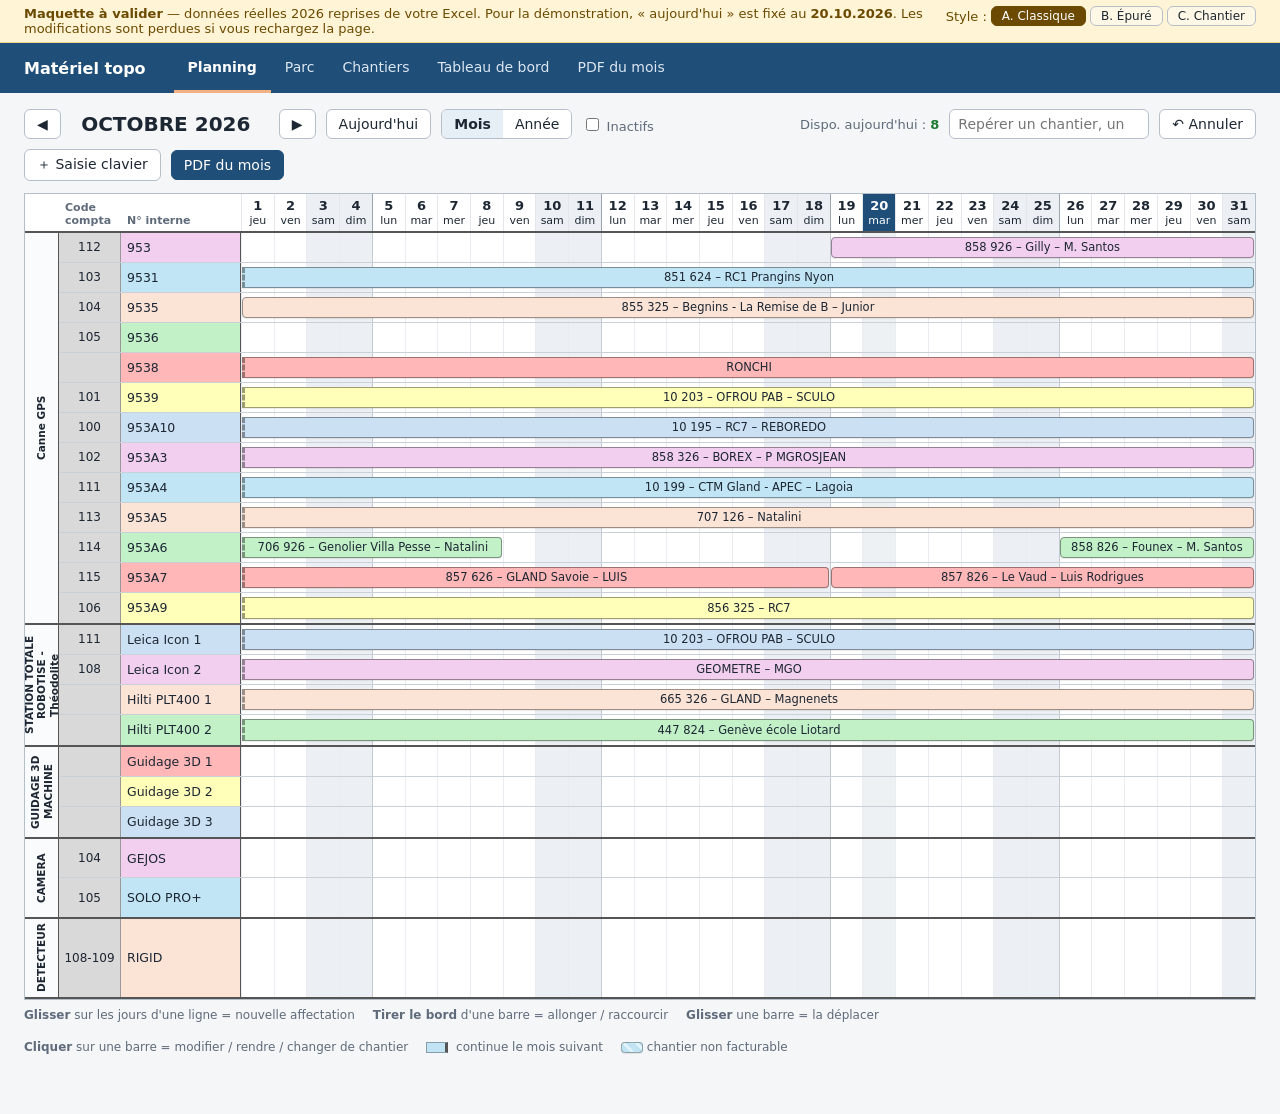
<file: maquette/maquette.html>
<!doctype html>
<html lang="fr">
<head>
<meta charset="utf-8">
<meta name="viewport" content="width=device-width, initial-scale=1">
<title>Maquette planning matériel</title>
<style>
:root{--fond:#f4f6f8;--carte:#fff;--texte:#1d2733;--doux:#5f6b7a;--bord:#d6dce3;--bordf:#b5bfca;--prim:#1f4e79;--primc:#e6eef6;--danger:#b42318;--ok:#1e7b34;--att:#a15c00;
font-family:"Segoe UI",system-ui,-apple-system,Roboto,Arial,sans-serif;font-size:14px;color:var(--texte)}
*{box-sizing:border-box}body{margin:0;background:var(--fond)}
.bandeau{background:#fff4d6;color:#6b4a00;padding:6px 24px;font-size:13px;border-bottom:1px solid #f0d58a}
header{display:flex;align-items:center;gap:28px;background:var(--prim);color:#fff;padding:0 24px;height:50px;position:sticky;top:0;z-index:30}
header b{font-size:16px}header nav{display:flex;height:100%}
header nav a{color:#dbe6f1;text-decoration:none;padding:0 14px;display:flex;align-items:center;border-bottom:3px solid transparent;cursor:pointer}
header nav a:hover{color:#fff;background:rgba(255,255,255,.08)}header nav a.on{color:#fff;border-bottom-color:#f4b183;font-weight:600}
main{padding:16px 24px 60px}
.titre{display:flex;align-items:center;gap:10px;margin-bottom:12px;flex-wrap:wrap}.titre h1{font-size:20px;margin:0 8px 0 0;min-width:190px}.esp{flex:1}
button{font:inherit;cursor:pointer;border-radius:6px;border:1px solid var(--bordf);background:#fff;color:var(--texte);padding:6px 12px;white-space:nowrap}
button:hover{background:#f0f3f6}button.p{background:var(--prim);border-color:var(--prim);color:#fff}button.p:hover{background:#193f63}
button.d{color:var(--danger);border-color:#e7b4ae}button.d:hover{background:#fdecea}
input,select,textarea{font:inherit;color:inherit;border:1px solid var(--bordf);border-radius:6px;padding:6px 8px;background:#fff;width:100%}
textarea{min-height:60px}
.seg{display:inline-flex;border:1px solid var(--bordf);border-radius:6px;overflow:hidden}.seg button{border:none;border-radius:0}.seg button.on{background:var(--primc);font-weight:600}
.aide{color:var(--doux);font-size:13px}
.carte{background:#fff;border:1px solid var(--bord);border-radius:8px;padding:16px}
/* ---------- Planning ---------- */
.planning{background:#fff;border:1px solid var(--bordf);user-select:none}
.pl-tete,.pl-ligne{display:grid}
.pl-tete{position:sticky;top:50px;z-index:10;background:#fff;border-bottom:2px solid #555}
.pl-tete .j{font-size:11px;text-align:center;border-left:1px solid #e3e7ec;padding:4px 0;line-height:1.2}
.pl-tete .j b{display:block;font-size:13px}.pl-tete .j.auj{background:#1f4e79;color:#fff}
.pl-tete .j.lundi{border-left:1px solid #9aa5b1}
.pl-tete .h{font-size:11px;color:var(--doux);display:flex;align-items:flex-end;padding:4px 6px;font-weight:600}
.pl-groupe{display:flex;border-bottom:2px solid #555;min-height:80px}
.pl-cat{width:34px;flex:none;position:relative;border-right:1px solid #555;background:#fafbfc}
.pl-cat span{position:absolute;inset:3px 0;writing-mode:vertical-rl;transform:rotate(180deg);text-align:center;font-weight:700;font-size:10.5px;line-height:1.15;display:flex;align-items:center;justify-content:center;overflow:hidden}
.pl-lignes{flex:1;min-width:0;display:flex;flex-direction:column}
.pl-ligne{position:relative;flex:1;min-height:30px;border-bottom:1px solid #c9d0d8}.pl-ligne:last-child{border-bottom:none}
.pl-ligne .code{background:#d9d9d9;border-right:1px solid #999;display:flex;align-items:center;justify-content:center;font-size:12px}
.pl-ligne .num{border-right:1px solid #555;display:flex;align-items:center;padding:0 6px;font-size:12.5px;cursor:pointer;overflow:hidden;white-space:nowrap}
.pl-ligne .num:hover{text-decoration:underline}
.pl-ligne .c{border-left:1px solid #e9ecf0;cursor:crosshair}.pl-ligne .c.lundi{border-left-color:#c3cad2}
.pl-ligne .c.auj{background:rgba(31,78,121,.08)}.pl-ligne .c.sel{background:rgba(31,78,121,.35)!important}
.barre{grid-row:1;margin:4px 1px;border-radius:4px;border:1px solid rgba(0,0,0,.25);position:relative;cursor:grab;display:flex;align-items:center;justify-content:center;font-size:11.5px;overflow:hidden;white-space:nowrap;cursor:pointer;padding:0 4px;z-index:2;box-shadow:0 1px 1px rgba(0,0,0,.08)}
.barre:hover{filter:brightness(.96);box-shadow:0 1px 4px rgba(0,0,0,.25)}
.barre .pg,.barre .pd{position:absolute;top:0;bottom:0;width:8px;cursor:ew-resize;z-index:3}
.barre .pg{left:0}.barre .pd{right:0}
.barre:hover .pg,.barre:hover .pd{background:rgba(0,0,0,.18)}
.barre.glisse{opacity:.85;box-shadow:0 3px 10px rgba(0,0,0,.35);z-index:5;cursor:grabbing}
.barre.pale{opacity:.18}
.pl-ligne .c.we{background:#eceff3}.pl-tete .j.we{background:#eceff3}
.pl-ligne:hover .c{box-shadow:inset 0 0 0 999px rgba(31,78,121,.045)}
.pl-ligne:hover .num{font-weight:700}
.pl-ligne.trouve .num{outline:2px solid #1f4e79;outline-offset:-2px}
#bulle{position:fixed;pointer-events:none;background:#1d2733;color:#fff;font-size:12px;padding:4px 8px;border-radius:5px;z-index:50;display:none;white-space:nowrap}
.compteur{font-size:13px;color:var(--doux)}.compteur b{color:var(--ok)}
.reperer{width:200px!important}
.barre.suite-g{border-left:3px dashed rgba(0,0,0,.35);border-top-left-radius:0;border-bottom-left-radius:0}
.barre.suite-d{border-right:3px dashed rgba(0,0,0,.35);border-top-right-radius:0;border-bottom-right-radius:0}
.barre.nf{background-image:repeating-linear-gradient(45deg,transparent 0 6px,rgba(255,255,255,.55) 6px 9px)}
.legende{display:flex;gap:18px;margin-top:8px;color:var(--doux);font-size:12px;flex-wrap:wrap}
.legende span i{display:inline-block;width:22px;height:11px;border:1px solid rgba(0,0,0,.3);vertical-align:middle;margin-right:4px;background:#C1E4F5}
/* Année */
.annee{background:#fff;border:1px solid var(--bordf);padding:10px;overflow-x:auto}
.an-ligne{display:flex;align-items:center;height:17px}.an-ligne .n{width:110px;font-size:11.5px;flex:none;overflow:hidden;white-space:nowrap}
.an-piste{position:relative;height:13px;width:1095px;background:#f3f5f7}
.an-piste i{position:absolute;top:0;bottom:0;border-radius:2px;border:1px solid rgba(0,0,0,.2)}
.an-mois{display:flex;margin-left:110px;width:1095px}.an-mois div{font-size:11px;text-align:center;border-left:1px solid #bbb;cursor:pointer;padding:3px 0;color:var(--doux)}
.an-mois div:hover{background:var(--primc);color:var(--texte)}
.an-sep{height:6px}
/* ---------- Fenêtres ---------- */
dialog{border:none;border-radius:10px;padding:0;box-shadow:0 12px 40px rgba(0,0,0,.3);width:min(520px,94vw)}
dialog::backdrop{background:rgba(20,30,40,.35)}
.dlg{padding:18px 20px}.dlg h2{font-size:16px;margin:0 0 4px}.dlg .sous{color:var(--doux);margin-bottom:14px;font-size:13px}
.champ{display:flex;flex-direction:column;gap:4px;margin-bottom:10px}.champ>span{font-size:12px;color:var(--doux);font-weight:600}
.deux{display:grid;grid-template-columns:1fr 1fr;gap:10px}
.actions{display:flex;gap:8px;justify-content:flex-end;margin-top:14px;flex-wrap:wrap}
.liste-ch{border:1px solid var(--bord);border-radius:6px;max-height:210px;overflow:auto;margin-top:4px}
.liste-ch div{padding:6px 10px;cursor:pointer;border-bottom:1px solid #f0f2f4;font-size:13px}.liste-ch div:last-child{border-bottom:none}
.liste-ch div:hover,.liste-ch div.on{background:var(--primc)}.liste-ch .nv{color:var(--prim);font-weight:600}
.liste-ch small{color:var(--doux)}
.rapide{background:#f6f8fa;border:1px solid var(--bord);border-radius:8px;padding:10px 12px;margin:12px 0}
.rapide h3{font-size:12px;margin:0 0 8px;color:var(--doux);text-transform:uppercase;letter-spacing:.03em}
.rapide .l{display:flex;gap:8px;align-items:center;margin-bottom:6px}.rapide .l input{width:120px}.rapide .l select{flex:1}
.choix button{display:block;width:100%;white-space:normal;text-align:left;margin-bottom:8px;padding:10px 12px}.choix button small{display:block;color:var(--doux)}
/* ---------- Tableaux ---------- */
table.t{width:100%;border-collapse:collapse;background:#fff;border:1px solid var(--bord)}
table.t th,table.t td{padding:7px 10px;text-align:left;border-bottom:1px solid #e8ecf0}
table.t th{background:#eef2f6;font-size:12px;color:var(--doux);cursor:pointer;white-space:nowrap}
table.t tbody tr:hover{background:var(--primc);cursor:pointer}
.pas{display:inline-block;width:14px;height:14px;border-radius:3px;border:1px solid rgba(0,0,0,.2);vertical-align:middle}
.badge{display:inline-block;padding:1px 8px;border-radius:10px;font-size:12px;background:#e3f4e7;color:var(--ok)}
.badge.rep{background:#fff1d6;color:var(--att)}.dispo{color:var(--ok);font-weight:600}
.outils{display:flex;gap:8px;margin-bottom:10px;flex-wrap:wrap}.outils input,.outils select{width:auto}
/* Fiche */
.fiche{display:grid;grid-template-columns:2fr 1fr;gap:16px;align-items:start}
.grille{display:grid;grid-template-columns:1fr 1fr;gap:10px 16px}.grille .large{grid-column:1/-1}
.photo{aspect-ratio:4/3;background:#eef2f6;border:1px dashed var(--bordf);border-radius:6px;display:flex;align-items:center;justify-content:center;color:var(--doux);text-align:center;padding:10px}
.palette{display:flex;gap:5px;flex-wrap:wrap}.palette b{width:24px;height:24px;border-radius:4px;border:1px solid rgba(0,0,0,.2);cursor:pointer}.palette b.on{outline:2px solid #000;outline-offset:1px}
/* Tableau de bord */
.tuiles{display:grid;grid-template-columns:repeat(5,1fr);gap:12px;margin-bottom:16px}
.tuile{background:#fff;border:1px solid var(--bord);border-radius:8px;padding:14px 16px}.tuile .v{font-size:28px;font-weight:700}.tuile .l{color:var(--doux);font-size:13px}
/* ---------- Aperçu PDF ---------- */
.feuille-zone{background:#7d8792;padding:20px;display:flex;justify-content:center;overflow:auto}
.feuille{width:1123px;height:794px;background:#fff;padding:28px 30px;box-shadow:0 4px 20px rgba(0,0,0,.4);font-family:Calibri,Arial,sans-serif;display:flex;flex-direction:column}
.pdf{border:1.5px solid #000;flex:1;display:flex;flex-direction:column;min-height:0}
.pdf .r{display:grid;border-bottom:.75px solid #444}
.pdf .tt{border-bottom:1.5px solid #000}
.pdf .mois{grid-column:4/-1;text-align:center;font-weight:700;font-size:11px;border-left:1.5px solid #000;border-bottom:.75px solid #000;padding:2px}
.pdf .dt{writing-mode:vertical-rl;transform:rotate(180deg);font-size:7px;text-align:right;border-left:.5px solid #888;padding:3px 0;display:flex;align-items:center;justify-content:flex-end;height:62px}
.pdf .jr{writing-mode:vertical-rl;transform:rotate(180deg);font-size:7px;border-left:.5px solid #888;padding:2px 0;display:flex;align-items:center;justify-content:flex-start;height:30px}
.pdf .hcode{writing-mode:vertical-rl;transform:rotate(180deg);font-size:8.5px;text-align:center;background:#d9d9d9;border-left:.75px solid #444;border-right:.75px solid #444;display:flex;align-items:center;justify-content:center}
.pdf .g{display:flex;border-bottom:1.5px solid #000;flex:1;min-height:0}.pdf .g:last-child{border-bottom:none}
.pdf .cat{writing-mode:vertical-rl;transform:rotate(180deg);font-weight:700;font-size:8.5px;text-align:center;display:flex;align-items:center;justify-content:center;flex:none;border-left:1.5px solid #000}
.pdf .ls{flex:1;display:flex;flex-direction:column;min-width:0}
.pdf .l{display:grid;flex:1;border-bottom:.75px solid #444;min-height:0;position:relative}.pdf .l:last-child{border-bottom:none}
.pdf .l .co{background:#d9d9d9;font-size:9px;display:flex;align-items:center;justify-content:center;border-left:.75px solid #444;border-right:.75px solid #444}
.pdf .l .nu{font-size:9px;display:flex;align-items:center;padding-left:3px;border-right:1.5px solid #000;white-space:nowrap;overflow:hidden}
.pdf .l .cj{border-left:.5px solid #999;grid-row:1}
.pdf .l .bp{grid-row:1;border:.75px solid #333;font-size:7.5px;display:flex;align-items:center;justify-content:center;white-space:nowrap;overflow:hidden;margin:1.5px 0;z-index:1}

/* =================== Sélecteur de style =================== */
.styles{float:right;display:inline-flex;gap:4px;align-items:center}
.styles button{padding:2px 10px;font-size:12px;background:#fff8e6}.styles button.on{background:#6b4a00;color:#fff;border-color:#6b4a00}

/* =================== B. ÉPURÉ =================== */
body.da-epure{--fond:#f7f8fa;--prim:#2563eb;--primc:#eaf1fe;--bord:#e6e9ee;--bordf:#d3d8df;--texte:#111827;--doux:#6b7280;font-family:"Segoe UI Variable","Segoe UI",Inter,system-ui,sans-serif}
.da-epure header{background:#fff;color:var(--texte);border-bottom:1px solid var(--bord);box-shadow:0 1px 2px rgba(0,0,0,.03)}
.da-epure header b::before{content:"";display:inline-block;width:10px;height:10px;border-radius:3px;background:var(--prim);margin-right:8px}
.da-epure header nav a{color:var(--doux)}.da-epure header nav a:hover{color:var(--texte);background:#f3f4f6}
.da-epure header nav a.on{color:var(--prim);border-bottom-color:var(--prim)}
.da-epure button{border-color:var(--bordf);border-radius:8px}.da-epure button.p{background:var(--prim);border-color:var(--prim)}.da-epure button.p:hover{background:#1d4ed8}
.da-epure input,.da-epure select,.da-epure textarea{border-radius:8px}
.da-epure .titre h1{font-weight:650;letter-spacing:-.01em}
.da-epure .planning{border:none;border-radius:12px;box-shadow:0 1px 3px rgba(16,24,40,.08),0 1px 2px rgba(16,24,40,.04);overflow:clip}
.da-epure .pl-tete{border-bottom:1px solid var(--bord)}
.da-epure .pl-tete .j{border-left-color:transparent;color:var(--doux);font-size:10.5px;text-transform:uppercase;letter-spacing:.03em}
.da-epure .pl-tete .j b{color:var(--texte);font-size:13px;font-weight:600;width:24px;height:24px;line-height:24px;margin:0 auto 2px;border-radius:50%}
.da-epure .pl-tete .j.auj{background:none;color:#e11d48}.da-epure .pl-tete .j.auj b{background:#e11d48;color:#fff}
.da-epure .pl-tete .j.we,.da-epure .pl-ligne .c.we{background:#f7f8fa}
.da-epure .pl-groupe{border-bottom:1px solid var(--bord)}
.da-epure .pl-cat{border-right:none;background:#fff}.da-epure .pl-cat span{color:var(--doux);font-weight:600;font-size:10px;letter-spacing:.06em;text-transform:uppercase}
.da-epure .pl-ligne{border-bottom:1px solid #f1f3f6;min-height:32px}
.da-epure .pl-ligne .code{background:#f9fafb;border-right:1px solid #f1f3f6;color:var(--doux)}
.da-epure .pl-ligne .num{background:#fff!important;border-right:1px solid var(--bord);font-weight:600;padding-left:14px;position:relative}
.da-epure .pl-ligne .num::before{content:"";position:absolute;left:5px;top:7px;bottom:7px;width:4px;border-radius:2px;background:var(--c)}
.da-epure .pl-ligne .c{border-left-color:#f3f4f6}.da-epure .pl-ligne .c.lundi{border-left-color:#e5e7eb}
.da-epure .pl-ligne .c.auj{background:none;box-shadow:inset 2px 0 0 #e11d48}
.da-epure .barre{border-width:0 0 0 4px;border-style:solid;border-radius:6px;margin:5px 2px;justify-content:flex-start;padding-left:8px;font-weight:500;box-shadow:none}
.da-epure .barre:hover{box-shadow:0 2px 6px rgba(16,24,40,.15)}
.da-epure .barre.suite-g{border-left-style:solid;border-radius:0 6px 6px 0}.da-epure .barre.suite-d{border-right:none;border-radius:6px 0 0 6px;-webkit-mask:linear-gradient(90deg,#000 calc(100% - 18px),transparent);mask:linear-gradient(90deg,#000 calc(100% - 18px),rgba(0,0,0,.25))}
.da-epure table.t{border:none;border-radius:12px;overflow:hidden;box-shadow:0 1px 3px rgba(16,24,40,.08)}
.da-epure table.t th{background:#f9fafb;text-transform:uppercase;font-size:11px;letter-spacing:.04em}
.da-epure .carte,.da-epure .tuile{border:none;border-radius:12px;box-shadow:0 1px 3px rgba(16,24,40,.08)}

/* =================== C. CHANTIER =================== */
body.da-chantier{--fond:#eceef1;--prim:#f2a20c;--primc:#fff3dc;--texte:#16191d;--doux:#5b636e;--bordf:#aeb5be}
.da-chantier header{position:fixed;left:0;top:0;bottom:0;width:190px;height:auto;flex-direction:column;align-items:stretch;gap:0;padding:0;background:#1c1f24}
.da-chantier header b{padding:20px 18px;font-size:17px;border-bottom:1px solid #2e333b;color:#fff}
.da-chantier header b::after{content:"Parc topo · Planning";display:block;font-size:11px;font-weight:400;color:#8a929c;margin-top:2px}
.da-chantier header nav{flex-direction:column;height:auto;padding:10px 0}
.da-chantier header nav a{padding:12px 18px;border-bottom:none;border-left:4px solid transparent;color:#b9c0c8}
.da-chantier header nav a.on{border-left-color:var(--prim);background:#272b31;color:#fff}
.da-chantier main,.da-chantier .bandeau{margin-left:190px}
.da-chantier .pl-tete{top:0;background:#2b2f36;border-bottom:3px solid var(--prim)}
.da-chantier .pl-tete .h{color:#aab2bc}.da-chantier .pl-tete .j{color:#c8ced5;border-left-color:#3a3f47}.da-chantier .pl-tete .j b{color:#fff}
.da-chantier .pl-tete .j.we{background:#23262c}.da-chantier .pl-tete .j.auj{background:var(--prim);color:#1c1f24}.da-chantier .pl-tete .j.auj b{color:#1c1f24}
.da-chantier .planning{border:none;box-shadow:0 2px 6px rgba(0,0,0,.12)}
.da-chantier .pl-groupe{border-bottom:3px solid #1c1f24}
.da-chantier .pl-cat{background:#2b2f36;border-right:none}.da-chantier .pl-cat span{color:#fff;letter-spacing:.05em}
.da-chantier .pl-ligne{min-height:27px;border-bottom-color:#d5dae0}
.da-chantier .pl-ligne .code{background:#cfd4da;font-weight:600}
.da-chantier .pl-ligne .num{font-weight:700;border-right:2px solid #1c1f24}
.da-chantier .pl-ligne .c.we{background:#e3e6ea}.da-chantier .pl-ligne .c.auj{background:rgba(242,162,12,.18)}
.da-chantier .barre{margin:3px 1px;border-radius:2px;font-weight:600;filter:saturate(1.9) brightness(.97);border-width:1px 1px 1px 1px}
.da-chantier .barre:hover{filter:saturate(2.1) brightness(.92)}
.da-chantier button{border-radius:4px}.da-chantier button.p{background:var(--prim);border-color:#d68d00;color:#1c1f24;font-weight:600}.da-chantier button.p:hover{background:#e09400}
.da-chantier .seg button.on{background:#1c1f24;color:#fff}
.da-chantier .titre h1{text-transform:uppercase;letter-spacing:.02em}
.da-chantier table.t th{background:#2b2f36;color:#e3e6ea}
.da-chantier .tuile{border-left:4px solid var(--prim)}
</style>
</head>
<body>
<div class="bandeau"><span class="styles">Style : <button data-da="" class="on">A. Classique</button><button data-da="da-epure">B. Épuré</button><button data-da="da-chantier">C. Chantier</button></span><b>Maquette à valider</b> — données réelles 2026 reprises de votre Excel. Pour la démonstration, « aujourd'hui » est fixé au <b>20.10.2026</b>. Les modifications sont perdues si vous rechargez la page.</div>
<header><b>Matériel topo</b><nav id="nav">
<a data-v="planning" class="on">Planning</a><a data-v="parc">Parc</a><a data-v="chantiers">Chantiers</a><a data-v="tableau">Tableau de bord</a><a data-v="pdf">PDF du mois</a>
</nav></header>
<main id="main"></main><div id="bulle"></div>

<script id="donnees" type="application/json">{"categories": ["Canne GPS", "STATION TOTALE ROBOTISE - Théodolite", "GUIDAGE 3D MACHINE", "CAMERA", "DETECTEUR"], "articles": [{"id": 1, "cat": "Canne GPS", "code": "112", "num": "953", "couleur": "#F2CFEE"}, {"id": 2, "cat": "Canne GPS", "code": "103", "num": "9531", "couleur": "#C1E5F5"}, {"id": 3, "cat": "Canne GPS", "code": "104", "num": "9535", "couleur": "#FBE3D6"}, {"id": 4, "cat": "Canne GPS", "code": "105", "num": "9536", "couleur": "#C2F1C8"}, {"id": 5, "cat": "Canne GPS", "code": "", "num": "9538", "couleur": "#FFB7B7"}, {"id": 6, "cat": "Canne GPS", "code": "101", "num": "9539", "couleur": "#FFFFB9"}, {"id": 7, "cat": "Canne GPS", "code": "100", "num": "953A10", "couleur": "#CCE0F4"}, {"id": 8, "cat": "Canne GPS", "code": "102", "num": "953A3", "couleur": "#F2CFEE"}, {"id": 9, "cat": "Canne GPS", "code": "111", "num": "953A4", "couleur": "#C1E5F5"}, {"id": 10, "cat": "Canne GPS", "code": "113", "num": "953A5", "couleur": "#FBE3D6"}, {"id": 11, "cat": "Canne GPS", "code": "114", "num": "953A6", "couleur": "#C2F1C8"}, {"id": 12, "cat": "Canne GPS", "code": "115", "num": "953A7", "couleur": "#FFB7B7"}, {"id": 13, "cat": "Canne GPS", "code": "106", "num": "953A9", "couleur": "#FFFFB9"}, {"id": 14, "cat": "STATION TOTALE ROBOTISE - Théodolite", "code": "111", "num": "Leica Icon 1", "couleur": "#CCE0F4"}, {"id": 15, "cat": "STATION TOTALE ROBOTISE - Théodolite", "code": "108", "num": "Leica Icon 2", "couleur": "#F2CFEE"}, {"id": 16, "cat": "STATION TOTALE ROBOTISE - Théodolite", "code": "107", "num": "SOKKIA", "couleur": "#C1E5F5"}, {"id": 17, "cat": "STATION TOTALE ROBOTISE - Théodolite", "code": "", "num": "Hilti PLT400 1", "couleur": "#FBE3D6"}, {"id": 18, "cat": "STATION TOTALE ROBOTISE - Théodolite", "code": "", "num": "Hilti PLT400 2", "couleur": "#C2F1C8"}, {"id": 19, "cat": "GUIDAGE 3D MACHINE", "code": "", "num": "Guidage 3D 1", "couleur": "#FFB7B7"}, {"id": 20, "cat": "GUIDAGE 3D MACHINE", "code": "", "num": "Guidage 3D 2", "couleur": "#FFFFB9"}, {"id": 21, "cat": "GUIDAGE 3D MACHINE", "code": "", "num": "Guidage 3D 3", "couleur": "#CCE0F4"}, {"id": 22, "cat": "CAMERA", "code": "104", "num": "GEJOS", "couleur": "#F2CFEE"}, {"id": 23, "cat": "CAMERA", "code": "105", "num": "SOLO PRO+", "couleur": "#C1E5F5"}, {"id": 24, "cat": "DETECTEUR", "code": "108-109", "num": "RIGID", "couleur": "#FBE3D6"}], "chantiers": [{"id": 1, "numero": "943 626", "nom": "Genève Parc Beaulieu", "responsable": "Ribeiro", "facturable": true}, {"id": 2, "numero": "10 204", "nom": "Ctm CSud - Denges", "responsable": "M. Santos", "facturable": true}, {"id": 3, "numero": "10 201", "nom": "Reverolle", "responsable": "", "facturable": true}, {"id": 4, "numero": "943 926", "nom": "GLAND bassin impérial", "responsable": "RUI SILVA", "facturable": true}, {"id": 5, "numero": "858 926", "nom": "Gilly", "responsable": "M. Santos", "facturable": true}, {"id": 6, "numero": "855 625", "nom": "GLAND Ch. du Stand", "responsable": "CARDOSO", "facturable": true}, {"id": 7, "numero": "851 624", "nom": "RC1 Prangins Nyon", "responsable": "", "facturable": true}, {"id": 8, "numero": "449 425", "nom": "COINTRIN ch du ruisseau 39", "responsable": "SALAZAR", "facturable": true}, {"id": 9, "numero": "857 526", "nom": "GLAND CITY ONE", "responsable": "Junior", "facturable": true}, {"id": 10, "numero": "857 426", "nom": "Nyon Pantaz", "responsable": "Junior", "facturable": true}, {"id": 11, "numero": "855 325", "nom": "Begnins - La Remise de B", "responsable": "Junior", "facturable": true}, {"id": 12, "numero": "856 425", "nom": "ARZIER Parking BIX", "responsable": "DE MATOS", "facturable": true}, {"id": 13, "numero": "10 195", "nom": "RC7", "responsable": "REBOREDO", "facturable": true}, {"id": 14, "numero": "", "nom": "RONCHI", "responsable": "", "facturable": true}, {"id": 15, "numero": "10 203", "nom": "OFROU PAB", "responsable": "SCULO", "facturable": true}, {"id": 16, "numero": "850 724", "nom": "GENOLIER Gare NStCM", "responsable": "DA COSTA", "facturable": true}, {"id": 17, "numero": "706 526", "nom": "Nyon PMB 12", "responsable": "Natalini", "facturable": true}, {"id": 18, "numero": "852 824", "nom": "DUILLIER", "responsable": "Les Matins de Duillier", "facturable": true}, {"id": 19, "numero": "858 326", "nom": "BOREX", "responsable": "P MGROSJEAN", "facturable": true}, {"id": 20, "numero": "10 199", "nom": "CTM Gland - APEC", "responsable": "Lagoia", "facturable": true}, {"id": 21, "numero": "943 525", "nom": "Gland Ronchi Collecteur", "responsable": "Lagoia", "facturable": true}, {"id": 22, "numero": "664 325", "nom": "NYON Atria", "responsable": "GUERRIN", "facturable": true}, {"id": 23, "numero": "664 626", "nom": "FOUNEX SGM", "responsable": "GUERRIN", "facturable": true}, {"id": 24, "numero": "707 126", "nom": "Natalini", "responsable": "", "facturable": true}, {"id": 25, "numero": "8313", "nom": "MF ETOY", "responsable": "PAOLO", "facturable": true}, {"id": 26, "numero": "704 724", "nom": "Saint-Cergue - VESTA", "responsable": "Natalini", "facturable": true}, {"id": 27, "numero": "706 926", "nom": "Genolier Villa Pesse", "responsable": "Natalini", "facturable": true}, {"id": 28, "numero": "858 826", "nom": "Founex", "responsable": "M. Santos", "facturable": true}, {"id": 29, "numero": "853 225", "nom": "Nyon EMS", "responsable": "Cardoso", "facturable": true}, {"id": 30, "numero": "849 623", "nom": "Mont-sur-Rolle - Plein Lac", "responsable": "Paolo", "facturable": true}, {"id": 31, "numero": "857 626", "nom": "GLAND Savoie", "responsable": "LUIS", "facturable": true}, {"id": 32, "numero": "857 826", "nom": "Le Vaud", "responsable": "Luis Rodrigues", "facturable": true}, {"id": 33, "numero": "856 325", "nom": "RC7", "responsable": "", "facturable": true}, {"id": 34, "numero": "856 726", "nom": "MORGES Chanel 37", "responsable": "RODRIGUES", "facturable": true}, {"id": 35, "numero": "", "nom": "GEOMETRE", "responsable": "MGO", "facturable": true}, {"id": 36, "numero": "664 225", "nom": "Gland Combaz A8", "responsable": "", "facturable": true}, {"id": 37, "numero": "665 326", "nom": "GLAND", "responsable": "Magnenets", "facturable": true}, {"id": 38, "numero": "943 225", "nom": "GENEVE place de Hollande", "responsable": "SCULO", "facturable": true}, {"id": 39, "numero": "664 426", "nom": "Morges - Chanel 37", "responsable": "Marco F.", "facturable": true}, {"id": 40, "numero": "447 824", "nom": "Genève école Liotard", "responsable": "", "facturable": true}], "affectations": [{"id": 1, "article": 1, "chantier": 1, "debut": "2026-03-23", "fin": "2026-03-29", "responsable": ""}, {"id": 2, "article": 1, "chantier": 2, "debut": "2026-04-13", "fin": "2026-06-23", "responsable": ""}, {"id": 3, "article": 1, "chantier": 3, "debut": "2026-07-22", "fin": "2026-07-31", "responsable": ""}, {"id": 4, "article": 1, "chantier": 4, "debut": "2026-08-03", "fin": "2026-09-08", "responsable": ""}, {"id": 5, "article": 1, "chantier": 2, "debut": "2026-09-09", "fin": "2026-09-30", "responsable": ""}, {"id": 6, "article": 1, "chantier": 5, "debut": "2026-10-19", "fin": "2026-10-31", "responsable": ""}, {"id": 7, "article": 2, "chantier": 6, "debut": "2026-01-13", "fin": "2026-06-30", "responsable": ""}, {"id": 8, "article": 2, "chantier": 7, "debut": "2026-07-01", "fin": "2026-10-31", "responsable": ""}, {"id": 9, "article": 3, "chantier": 8, "debut": "2026-01-13", "fin": "2026-04-30", "responsable": ""}, {"id": 10, "article": 3, "chantier": 9, "debut": "2026-05-25", "fin": "2026-06-30", "responsable": ""}, {"id": 11, "article": 3, "chantier": 10, "debut": "2026-07-01", "fin": "2026-07-21", "responsable": ""}, {"id": 12, "article": 3, "chantier": 3, "debut": "2026-07-22", "fin": "2026-07-31", "responsable": ""}, {"id": 13, "article": 3, "chantier": 10, "debut": "2026-08-17", "fin": "2026-09-30", "responsable": ""}, {"id": 14, "article": 3, "chantier": 11, "debut": "2026-10-01", "fin": "2026-10-31", "responsable": ""}, {"id": 15, "article": 4, "chantier": 12, "debut": "2026-01-13", "fin": "2026-06-30", "responsable": ""}, {"id": 16, "article": 4, "chantier": 13, "debut": "2026-07-01", "fin": "2026-07-21", "responsable": ""}, {"id": 17, "article": 4, "chantier": 3, "debut": "2026-07-22", "fin": "2026-07-31", "responsable": ""}, {"id": 18, "article": 4, "chantier": 13, "debut": "2026-08-17", "fin": "2026-09-18", "responsable": ""}, {"id": 19, "article": 5, "chantier": 14, "debut": "2026-01-01", "fin": "2026-10-31", "responsable": ""}, {"id": 20, "article": 6, "chantier": 15, "debut": "2026-03-17", "fin": "2026-10-31", "responsable": ""}, {"id": 21, "article": 7, "chantier": 13, "debut": "2026-03-30", "fin": "2026-10-31", "responsable": ""}, {"id": 22, "article": 8, "chantier": 16, "debut": "2026-01-13", "fin": "2026-03-31", "responsable": ""}, {"id": 23, "article": 8, "chantier": 17, "debut": "2026-05-18", "fin": "2026-06-05", "responsable": ""}, {"id": 24, "article": 8, "chantier": 18, "debut": "2026-06-19", "fin": "2026-07-21", "responsable": ""}, {"id": 25, "article": 8, "chantier": 3, "debut": "2026-07-22", "fin": "2026-07-31", "responsable": ""}, {"id": 26, "article": 8, "chantier": 18, "debut": "2026-08-17", "fin": "2026-09-17", "responsable": ""}, {"id": 27, "article": 8, "chantier": 19, "debut": "2026-09-18", "fin": "2026-10-31", "responsable": ""}, {"id": 28, "article": 9, "chantier": 20, "debut": "2026-01-13", "fin": "2026-01-31", "responsable": ""}, {"id": 29, "article": 9, "chantier": 21, "debut": "2026-02-01", "fin": "2026-02-23", "responsable": ""}, {"id": 30, "article": 9, "chantier": 20, "debut": "2026-02-24", "fin": "2026-04-30", "responsable": ""}, {"id": 31, "article": 9, "chantier": 20, "debut": "2026-07-01", "fin": "2026-10-31", "responsable": ""}, {"id": 32, "article": 10, "chantier": 22, "debut": "2026-01-26", "fin": "2026-03-08", "responsable": ""}, {"id": 33, "article": 10, "chantier": 23, "debut": "2026-03-09", "fin": "2026-04-30", "responsable": ""}, {"id": 34, "article": 10, "chantier": 10, "debut": "2026-05-11", "fin": "2026-06-30", "responsable": "Luis"}, {"id": 35, "article": 10, "chantier": 3, "debut": "2026-07-22", "fin": "2026-07-31", "responsable": ""}, {"id": 36, "article": 10, "chantier": 1, "debut": "2026-08-10", "fin": "2026-08-31", "responsable": ""}, {"id": 37, "article": 10, "chantier": 24, "debut": "2026-09-02", "fin": "2026-10-31", "responsable": ""}, {"id": 38, "article": 11, "chantier": 25, "debut": "2026-02-19", "fin": "2026-03-31", "responsable": ""}, {"id": 39, "article": 11, "chantier": 20, "debut": "2026-05-01", "fin": "2026-06-30", "responsable": ""}, {"id": 40, "article": 11, "chantier": 3, "debut": "2026-07-22", "fin": "2026-07-31", "responsable": ""}, {"id": 41, "article": 11, "chantier": 26, "debut": "2026-08-20", "fin": "2026-08-31", "responsable": ""}, {"id": 42, "article": 11, "chantier": 27, "debut": "2026-09-01", "fin": "2026-10-08", "responsable": ""}, {"id": 43, "article": 11, "chantier": 28, "debut": "2026-10-26", "fin": "2026-10-31", "responsable": ""}, {"id": 44, "article": 12, "chantier": 29, "debut": "2026-03-02", "fin": "2026-03-08", "responsable": ""}, {"id": 45, "article": 12, "chantier": 30, "debut": "2026-04-16", "fin": "2026-04-30", "responsable": ""}, {"id": 46, "article": 12, "chantier": 7, "debut": "2026-06-01", "fin": "2026-06-30", "responsable": ""}, {"id": 47, "article": 12, "chantier": 3, "debut": "2026-07-22", "fin": "2026-07-31", "responsable": ""}, {"id": 48, "article": 12, "chantier": 31, "debut": "2026-08-10", "fin": "2026-10-18", "responsable": ""}, {"id": 49, "article": 12, "chantier": 32, "debut": "2026-10-19", "fin": "2026-10-31", "responsable": ""}, {"id": 50, "article": 13, "chantier": 18, "debut": "2026-06-03", "fin": "2026-06-18", "responsable": ""}, {"id": 51, "article": 13, "chantier": 33, "debut": "2026-09-21", "fin": "2026-10-31", "responsable": ""}, {"id": 52, "article": 14, "chantier": 34, "debut": "2026-02-24", "fin": "2026-04-08", "responsable": ""}, {"id": 53, "article": 14, "chantier": 15, "debut": "2026-05-18", "fin": "2026-10-31", "responsable": ""}, {"id": 54, "article": 15, "chantier": 35, "debut": "2026-01-01", "fin": "2026-10-31", "responsable": ""}, {"id": 55, "article": 17, "chantier": 36, "debut": "2026-02-01", "fin": "2026-03-31", "responsable": ""}, {"id": 56, "article": 17, "chantier": 2, "debut": "2026-06-24", "fin": "2026-09-08", "responsable": ""}, {"id": 57, "article": 17, "chantier": 37, "debut": "2026-09-09", "fin": "2026-10-31", "responsable": ""}, {"id": 58, "article": 18, "chantier": 38, "debut": "2026-02-01", "fin": "2026-03-31", "responsable": ""}, {"id": 59, "article": 18, "chantier": 39, "debut": "2026-05-11", "fin": "2026-06-30", "responsable": ""}, {"id": 60, "article": 18, "chantier": 13, "debut": "2026-07-20", "fin": "2026-09-20", "responsable": ""}, {"id": 61, "article": 18, "chantier": 40, "debut": "2026-09-21", "fin": "2026-10-31", "responsable": ""}, {"id": 62, "article": 24, "chantier": 13, "debut": "2026-08-26", "fin": "2026-08-26", "responsable": ""}]}</script>
<script>
const D = JSON.parse(document.getElementById('donnees').textContent);
const AUJ = '2026-10-20';
const MOIS = ['JANVIER','FÉVRIER','MARS','AVRIL','MAI','JUIN','JUILLET','AOÛT','SEPTEMBRE','OCTOBRE','NOVEMBRE','DÉCEMBRE'];
const JC = ['dim','lun','mar','mer','jeu','ven','sam'];
const PAL = ['#F2CEEF','#C1E4F5','#FBE2D5','#C1F0C8','#FFB7B7','#FFFFB9','#CCE0F4','#E2D5F5','#FFE699','#D9F2D0','#F8CBAD','#D9D9D9'];
D.articles.forEach(a => { a.statut = 'actif'; a.marque=''; a.modele=''; a.serie=''; a.prix=null; a.designation=''; });
D.articles.find(a => a.num === 'SOKKIA').statut = 'reparation';
document.querySelector('.styles').onclick = e => { const b = e.target.closest('button'); if (!b) return;
  document.body.className = b.dataset.da; document.querySelectorAll('.styles button').forEach(x => x.classList.toggle('on', x === b)); };
let etat = { vue: 'planning', annee: 2026, mois: 9, mode: 'mois', ficheId: null, tri: 'ordre', voirInactifs: false };
let prochainId = 1000;

// ---------- dates ----------
const iso = d => d.toISOString().slice(0,10);
const dte = s => new Date(s + 'T00:00:00Z');
const plus = (s, n) => { const d = dte(s); d.setUTCDate(d.getUTCDate() + n); return iso(d); };
const jj = s => s ? s.slice(8,10) + '.' + s.slice(5,7) + '.' + s.slice(0,4) : '';
const nbJours = (a, m) => new Date(Date.UTC(a, m + 1, 0)).getUTCDate();
const jourDe = (a, m, j) => iso(new Date(Date.UTC(a, m, j)));
function lire(s) { // saisie rapide : 5.10 / 5.10.26 / 05.10.2026
  s = (s || '').trim(); if (!s) return null;
  const p = s.split(/[.\/\-\s]+/); if (p.length < 2) return null;
  let [j, m, a] = p.map(Number); a = a === undefined ? 2026 : (a < 100 ? 2000 + a : a);
  const d = new Date(Date.UTC(a, m - 1, j)); if (d.getUTCMonth() !== m - 1) return null; return iso(d);
}
const esc = s => String(s ?? '').replace(/[&<>"]/g, c => ({'&':'&amp;','<':'&lt;','>':'&gt;','"':'&quot;'}[c]));
const ch = id => D.chantiers.find(c => c.id === id);
const art = id => D.articles.find(a => a.id === id);
const libelle = a => { const c = ch(a.chantier); return [c.numero, c.nom, a.responsable || c.responsable].filter(Boolean).join(' – '); };
const libCh = c => [c.numero, c.nom, c.responsable].filter(Boolean).join(' – ');
const ouAuj = id => D.affectations.find(a => a.article === id && a.debut <= AUJ && a.fin >= AUJ);
const visibles = () => D.articles.filter(a => etat.voirInactifs || a.statut === 'actif');
function groupes(liste) { const g = []; for (const c of D.categories) { const as = liste.filter(a => a.cat === c); if (as.length) g.push([c, as]); } return g; }

// ---------- navigation ----------
document.getElementById('nav').onclick = e => { const v = e.target.dataset.v; if (v) { etat.vue = v; rendre(); } };
function rendre() {
  document.querySelectorAll('#nav a').forEach(a => a.classList.toggle('on', a.dataset.v === etat.vue || (etat.vue === 'fiche' && a.dataset.v === 'parc')));
  ({ planning: vuePlanning, parc: vueParc, fiche: vueFiche, chantiers: vueChantiers, tableau: vueTableau, pdf: vuePdf })[etat.vue]();
}
const M = () => document.getElementById('main');

// =====================================================================
// PLANNING
// =====================================================================
function vuePlanning() {
  const { annee, mois } = etat;
  M().innerHTML = `
  <div class="titre">
    <button onclick="changerMois(-1)" title="Mois précédent">◀</button>
    <h1 style="text-align:center">${etat.mode === 'mois' ? MOIS[mois] + ' ' + annee : 'Année ' + annee}</h1>
    <button onclick="changerMois(1)" title="Mois suivant">▶</button>
    <button onclick="etat.annee=2026;etat.mois=9;etat.mode='mois';rendre()">Aujourd'hui</button>
    <span class="seg"><button class="${etat.mode==='mois'?'on':''}" onclick="etat.mode='mois';rendre()">Mois</button><button class="${etat.mode==='annee'?'on':''}" onclick="etat.mode='annee';rendre()">Année</button></span>
    <label class="aide"><input type="checkbox" style="width:auto" ${etat.voirInactifs?'checked':''} onchange="etat.voirInactifs=this.checked;rendre()"> Inactifs</label>
    <span class="esp"></span>
    <span class="compteur">Dispo. aujourd'hui : <b>${D.articles.filter(a => a.statut === 'actif' && !ouAuj(a.id)).length}</b></span>
    <input class="reperer" id="reperer" type="search" placeholder="Repérer un chantier, un article…" value="${esc(etat.reperer || '')}">
    <button onclick="annuler()" ${pile.length ? '' : 'disabled'} title="Annuler la dernière modification (Ctrl+Z)">↶ Annuler</button>
    <button onclick="dlgCreation()">＋ Saisie clavier</button>
    <button class="p" onclick="etat.vue='pdf';rendre()">PDF du mois</button>
  </div>
  ${etat.mode === 'mois' ? grilleMois() : grilleAnnee()}
  <div class="legende">
    <span><b>Glisser</b> sur les jours d'une ligne = nouvelle affectation</span>
    <span><b>Tirer le bord</b> d'une barre = allonger / raccourcir</span>
    <span><b>Glisser</b> une barre = la déplacer</span>
    <span><b>Cliquer</b> sur une barre = modifier / rendre / changer de chantier</span>
    <span><i style="border-right:3px dashed #555"></i> continue le mois suivant</span>
    <span><i class="barre nf" style="display:inline-block;margin:0"></i> chantier non facturable</span>
  </div>`;
  if (etat.mode === 'mois') brancherGlisser();
  const r = document.getElementById('reperer');
  r.oninput = () => { etat.reperer = r.value; appliquerReperage(); };
  appliquerReperage();
}
function appliquerReperage() {
  const q = (etat.reperer || '').toLowerCase().trim();
  document.querySelectorAll('.pl-ligne .barre').forEach(b => b.classList.toggle('pale', !!q && !b.textContent.toLowerCase().includes(q) && !art(+b.closest('.pl-ligne').dataset.art).num.toLowerCase().includes(q)));
  document.querySelectorAll('.pl-ligne').forEach(l => l.classList.toggle('trouve', !!q && art(+l.dataset.art).num.toLowerCase().includes(q)));
}
function changerMois(n) {
  if (etat.mode === 'annee') { etat.annee += n; } else { etat.mois += n; if (etat.mois < 0) { etat.mois = 11; etat.annee--; } if (etat.mois > 11) { etat.mois = 0; etat.annee++; } }
  rendre();
}
function grilleMois() {
  const { annee, mois } = etat, n = nbJours(annee, mois);
  const cols = `62px 120px repeat(${n}, minmax(26px, 1fr))`;
  const debut = jourDe(annee, mois, 1), fin = jourDe(annee, mois, n);
  let h = `<div class="planning"><div class="pl-tete" style="grid-template-columns:34px ${cols}"><div></div><div class="h">Code compta</div><div class="h">N° interne</div>`;
  for (let j = 1; j <= n; j++) { const s = jourDe(annee, mois, j), w = dte(s).getUTCDay();
    h += `<div class="j ${s===AUJ?'auj':''} ${w===1?'lundi':''} ${w===0||w===6?'we':''}"><b>${j}</b>${JC[w]}</div>`; }
  h += `</div>`;
  for (const [cat, as] of groupes(visibles())) {
    h += `<div class="pl-groupe"><div class="pl-cat"><span>${esc(cat)}</span></div><div class="pl-lignes">`;
    for (const a of as) {
      h += `<div class="pl-ligne" style="grid-template-columns:${cols}" data-art="${a.id}">
        <div class="code" style="grid-row:1;grid-column:1">${esc(a.code)}</div>
        <div class="num" style="grid-row:1;grid-column:2;background:${a.couleur};--c:${a.couleur}" onclick="ouvrirFiche(${a.id})" title="Ouvrir la fiche">${esc(a.num)}${a.statut!=='actif'?' <small>(SAV)</small>':''}</div>`;
      for (let j = 1; j <= n; j++) { const s = jourDe(annee, mois, j), w = dte(s).getUTCDay();
        h += `<div class="c ${s===AUJ?'auj':''} ${w===1?'lundi':''} ${w===0||w===6?'we':''}" style="grid-row:1;grid-column:${j+2}" data-j="${j}"></div>`; }
      for (const af of D.affectations.filter(x => x.article === a.id && x.fin >= debut && x.debut <= fin)) {
        const j1 = af.debut < debut ? 1 : +af.debut.slice(8), j2 = af.fin > fin ? n : +af.fin.slice(8);
        const c = ch(af.chantier);
        h += `<div class="barre ${af.debut<debut?'suite-g':''} ${af.fin>fin?'suite-d':''} ${c.facturable?'':'nf'}" style="grid-column:${j1+2}/${j2+3};background:${a.couleur};border-color:${fonce(a.couleur)}" data-aff="${af.id}" title="${esc(libelle(af))}\n${jj(af.debut)} → ${jj(af.fin)}">${af.debut>=debut?'<span class="pg"></span>':''}${esc(libelle(af))}${af.fin<=fin?'<span class="pd"></span>':''}</div>`;
      }
      h += `</div>`;
    }
    h += `</div></div>`;
  }
  return h + `</div>`;
}
function grilleAnnee() {
  const a0 = Date.UTC(etat.annee, 0, 1), px = 3;
  let h = `<div class="annee"><div class="an-mois">`;
  for (let m = 0; m < 12; m++) h += `<div style="width:${nbJours(etat.annee,m)*px}px" onclick="etat.mois=${m};etat.mode='mois';rendre()">${['janv.','févr.','mars','avr.','mai','juin','juil.','août','sept.','oct.','nov.','déc.'][m]}</div>`;
  h += `</div>`;
  for (const [cat, as] of groupes(visibles())) {
    h += `<div class="an-sep"></div>`;
    for (const a of as) {
      h += `<div class="an-ligne"><div class="n" title="${esc(cat)}">${esc(a.num)}</div><div class="an-piste">`;
      for (const af of D.affectations.filter(x => x.article === a.id && x.debut.startsWith(etat.annee) || x.article === a.id && x.fin.startsWith(etat.annee))) {
        const g = Math.max(0, (dte(af.debut) - a0) / 864e5), dr = Math.min(365, (dte(af.fin) - a0) / 864e5 + 1);
        h += `<i style="left:${g*px}px;width:${(dr-g)*px}px;background:${a.couleur}" title="${esc(libelle(af))} : ${jj(af.debut)} → ${jj(af.fin)}"></i>`;
      }
      const t = (dte(AUJ) - a0) / 864e5;
      h += `<i style="left:${t*px}px;width:2px;background:#1f4e79;border:none"></i></div></div>`;
    }
  }
  return h + `</div><p class="aide">Cliquez sur un mois pour l'ouvrir.</p>`;
}

// ---------- glisser : créer, étirer, déplacer ----------
function fonce(hex) { const n = parseInt(hex.slice(1), 16); const f = v => Math.round(v * .62).toString(16).padStart(2, '0'); return '#' + f(n >> 16) + f((n >> 8) & 255) + f(n & 255); }
const pile = [];
function memoriser() { pile.push(JSON.stringify({ a: D.affectations, c: D.chantiers })); if (pile.length > 50) pile.shift(); }
function annuler() { const x = pile.pop(); if (!x) return; const o = JSON.parse(x); D.affectations = o.a; D.chantiers = o.c; rendre(); }
document.addEventListener('keydown', e => { if ((e.ctrlKey || e.metaKey) && e.key.toLowerCase() === 'z' && !e.target.closest('input,textarea,dialog')) { e.preventDefault(); annuler(); } });
const duree = (d, f) => Math.round((dte(f) - dte(d)) / 864e5) + 1;

function brancherGlisser() {
  let ligne = null, j0 = 0, j1 = 0, op = null;
  const bulle = document.getElementById('bulle');
  const n = nbJours(etat.annee, etat.mois), debutMois = jourDe(etat.annee, etat.mois, 1), finMois = jourDe(etat.annee, etat.mois, n);
  const jourSous = (l, x) => { const r = l.querySelector('.c[data-j="1"]').getBoundingClientRect(); return Math.min(n, Math.max(1, Math.floor((x - r.left) / r.width) + 1)); };
  const marquer = () => ligne.querySelectorAll('.c').forEach(c => { const j = +c.dataset.j; c.classList.toggle('sel', j >= Math.min(j0,j1) && j <= Math.max(j0,j1)); });
  const montrerBulle = (e, txt) => { bulle.style.display = 'block'; bulle.style.left = (e.clientX + 14) + 'px'; bulle.style.top = (e.clientY + 16) + 'px'; bulle.textContent = txt; };
  document.querySelectorAll('.pl-ligne').forEach(l => {
    l.addEventListener('mousedown', e => {
      if (e.button !== 0) return;
      const b = e.target.closest('.barre');
      if (b) {
        const af = D.affectations.find(x => x.id === +b.dataset.aff);
        const mode = e.target.classList.contains('pg') ? 'g' : e.target.classList.contains('pd') ? 'd' : 'deplacer';
        op = { b, af, mode, l, jDep: jourSous(l, e.clientX), d: af.debut, f: af.fin, bouge: false };
        e.preventDefault(); return;
      }
      const c = e.target.closest('.c'); if (!c) return;
      ligne = l; j0 = j1 = +c.dataset.j; marquer(); e.preventDefault();
    });
  });
  window.onmousemove = e => {
    if (ligne) { j1 = jourSous(ligne, e.clientX); marquer(); const d = jourDe(etat.annee, etat.mois, Math.min(j0,j1)), f = jourDe(etat.annee, etat.mois, Math.max(j0,j1)); montrerBulle(e, `${jj(d)} → ${jj(f)} · ${duree(d,f)} j`); return; }
    if (!op) return;
    const delta = jourSous(op.l, e.clientX) - op.jDep;
    if (delta !== 0) op.bouge = true;
    if (!op.bouge) return;
    let d = op.af.debut, f = op.af.fin;
    if (op.mode === 'g') d = plus(op.af.debut, delta) > f ? f : plus(op.af.debut, delta);
    if (op.mode === 'd') f = plus(op.af.fin, delta) < d ? d : plus(op.af.fin, delta);
    if (op.mode === 'deplacer') { d = plus(op.af.debut, delta); f = plus(op.af.fin, delta); }
    op.d = d; op.f = f;
    const a1 = d < debutMois ? 1 : (d > finMois ? n : +d.slice(8)), a2 = f > finMois ? n : (f < debutMois ? 1 : +f.slice(8));
    op.b.style.gridColumn = `${a1 + 2}/${a2 + 3}`; op.b.classList.add('glisse');
    montrerBulle(e, `${jj(d)} → ${jj(f)} · ${duree(d, f)} j`);
  };
  window.onmouseup = () => {
    bulle.style.display = 'none';
    if (op) {
      const o = op; op = null;
      if (!o.bouge) { dlgAffectation(o.af.id); return; }
      if (o.d === o.af.debut && o.f === o.af.fin) { rendre(); return; }
      poserAvecConflit({ ...o.af, debut: o.d, fin: o.f }, o.af); return;
    }
    if (!ligne) return; const l = ligne; ligne = null;
    const d = jourDe(etat.annee, etat.mois, Math.min(j0,j1)), f = jourDe(etat.annee, etat.mois, Math.max(j0,j1));
    dlgCreation(+l.dataset.art, d, f, () => l.querySelectorAll('.sel').forEach(c => c.classList.remove('sel')));
  };
}

// ---------- fenêtres ----------
function fenetre(html, init) {
  const d = document.createElement('dialog'); d.innerHTML = `<div class="dlg">${html}</div>`;
  document.body.appendChild(d); d.addEventListener('close', () => d.remove()); d.showModal(); init && init(d); return d;
}
// Sélecteur de chantier avec recherche + création à la volée
function selecteurChantier(d, idInitial, surChoix) {
  const inp = d.querySelector('.rch'), liste = d.querySelector('.liste-ch'), nv = d.querySelector('.nouveau');
  let choisi = idInitial || null;
  const maj = () => {
    const q = inp.value.toLowerCase().normalize('NFD').replace(/[̀-ͯ]/g,'').replace(/\s/g,'');
    const res = D.chantiers.filter(c => !c.archive && libCh(c).toLowerCase().normalize('NFD').replace(/[̀-ͯ]/g,'').replace(/\s/g,'').includes(q)).slice(0, 30);
    liste.innerHTML = res.map(c => `<div data-c="${c.id}" class="${c.id===choisi?'on':''}">${esc(libCh(c))}${c.facturable?'':' <small>(non facturable)</small>'}</div>`).join('')
      + (inp.value.trim() && !res.some(c => libCh(c) === inp.value.trim()) ? `<div class="nv" data-nv="1">＋ Créer un nouveau chantier « ${esc(inp.value.trim())} »</div>` : '');
  };
  inp.oninput = maj; maj();
  liste.onclick = e => {
    const x = e.target.closest('div'); if (!x) return;
    if (x.dataset.nv) { // pré-remplit numéro / nom depuis la saisie
      const m = inp.value.trim().match(/^([\d ]+\d)?\s*-?\s*(.*)$/);
      nv.style.display = 'block'; nv.querySelector('[name=numero]').value = (m[1]||'').trim(); nv.querySelector('[name=nom]').value = m[2] || '';
      nv.querySelector('[name=nom]').focus(); choisi = 'nouveau'; return;
    }
    choisi = +x.dataset.c; nv.style.display = 'none'; inp.value = libCh(ch(choisi)); maj(); surChoix && surChoix(choisi);
  };
  return () => {
    if (choisi === 'nouveau') {
      const nom = nv.querySelector('[name=nom]').value.trim(); if (!nom) { alert('Indiquez le nom du nouveau chantier.'); return null; }
      const c = { id: prochainId++, numero: nv.querySelector('[name=numero]').value.trim(), nom, responsable: nv.querySelector('[name=resp]').value.trim(), facturable: nv.querySelector('[name=fact]').checked };
      D.chantiers.push(c); return c.id;
    }
    if (!choisi) { alert('Choisissez un chantier.'); return null; }
    return choisi;
  };
}
const blocChantier = `
  <label class="champ"><span>Chantier</span><input class="rch" placeholder="Tapez un n° ou un nom : 858, Gilly, Santos…" autocomplete="off"></label>
  <div class="liste-ch"></div>
  <div class="nouveau rapide" style="display:none"><h3>Nouveau chantier</h3>
    <div class="deux"><label class="champ"><span>N° de chantier</span><input name="numero" placeholder="858 926"></label>
    <label class="champ"><span>Nom</span><input name="nom"></label></div>
    <div class="deux"><label class="champ"><span>Responsable (facultatif)</span><input name="resp"></label>
    <label class="champ" style="justify-content:flex-end"><span></span><label><input type="checkbox" name="fact" checked style="width:auto"> Facturable</label></label></div>
  </div>`;

function dlgCreation(artId, debut, fin, alFermer) {
  const opts = visibles().map(a => `<option value="${a.id}" ${a.id===artId?'selected':''}>${esc(a.cat)} — ${esc(a.num)}</option>`).join('');
  const d = fenetre(`
    <h2>Nouvelle affectation</h2><div class="sous">Pas d'affectation = matériel disponible au dépôt.</div>
    <label class="champ"><span>Article</span><select class="art">${opts}</select></label>
    <div class="deux"><label class="champ"><span>Du</span><input class="d1" value="${jj(debut)}" placeholder="JJ.MM.AAAA"></label>
    <label class="champ"><span>Au (inclus)</span><input class="d2" value="${jj(fin)}" placeholder="JJ.MM.AAAA"></label></div>
    ${blocChantier}
    <label class="champ" style="margin-top:10px"><span>Responsable pour cette affectation (si différent de celui du chantier)</span><input class="resp" placeholder="Laisser vide = responsable du chantier"></label>
    <div class="actions"><button class="ann">Annuler</button><button class="p ok">Enregistrer</button></div>`,
    d => d.querySelector(artId ? '.rch' : '.art').focus());
  const valider = selecteurChantier(d, null);
  d.addEventListener('close', () => alFermer && alFermer());
  d.querySelector('.ann').onclick = () => d.close();
  d.querySelector('.ok').onclick = () => {
    const a = +d.querySelector('.art').value, d1 = lire(d.querySelector('.d1').value), d2 = lire(d.querySelector('.d2').value);
    if (!d1 || !d2 || d2 < d1) { alert('Dates invalides (format JJ.MM.AAAA, fin ≥ début).'); return; }
    const c = valider(); if (!c) return;
    const nouvelle = { id: prochainId++, article: a, chantier: c, debut: d1, fin: d2, responsable: d.querySelector('.resp').value.trim() };
    d.close(); poserAvecConflit(nouvelle);
  };
}

function poserAvecConflit(nv, remplace) {
  const conflits = D.affectations.filter(x => x.article === nv.article && x !== remplace && x.debut <= nv.fin && x.fin >= nv.debut);
  const appliquer = avant => { memoriser(); if (remplace) D.affectations = D.affectations.filter(x => x !== remplace); avant && avant(); D.affectations.push(nv); rendre(); };
  if (!conflits.length) { appliquer(); return; }
  const d = fenetre(`<h2>Chevauchement</h2>
    <div class="sous">${esc(art(nv.article).num)} est déjà affecté sur cette période :<br>${conflits.map(x => `• ${esc(libelle(x))} (${jj(x.debut)} → ${jj(x.fin)})`).join('<br>')}</div>
    <div class="choix">
      <button class="cp"><b>Couper l'existante</b><small>Garder l'ancienne affectation avant et après la nouvelle période (raccourcie ou coupée en deux).</small></button>
      <button class="rp"><b>Remplacer</b><small>Supprimer entièrement l'ancienne affectation.</small></button>
      <button class="an"><b>Annuler</b><small>Ne rien changer.</small></button>
    </div>`);
  d.querySelector('.an').onclick = () => { d.close(); rendre(); };
  d.querySelector('.rp').onclick = () => { d.close(); appliquer(() => { D.affectations = D.affectations.filter(x => !conflits.includes(x)); }); };
  d.querySelector('.cp').onclick = () => { d.close(); appliquer(() => {
    for (const x of conflits) {
      D.affectations = D.affectations.filter(y => y !== x);
      if (x.debut < nv.debut) D.affectations.push({ ...x, fin: plus(nv.debut, -1) });
      if (x.fin > nv.fin) D.affectations.push({ ...x, id: prochainId++, debut: plus(nv.fin, 1) });
    }
  }); };
}

function dlgAffectation(id) {
  const af = D.affectations.find(x => x.id === id), a = art(af.article), c = ch(af.chantier);
  const defaut = AUJ >= af.debut && AUJ <= af.fin ? AUJ : af.fin;
  const d = fenetre(`
    <h2><span class="pas" style="background:${a.couleur}"></span> ${esc(a.num)} — ${esc(libelle(af))}</h2>
    <div class="sous">Du ${jj(af.debut)} au ${jj(af.fin)}</div>
    <div class="rapide"><h3>Actions rapides</h3>
      <div class="l"><button class="rendre">Rendre au dépôt</button> dernier jour sur le chantier : <input class="dr" value="${jj(defaut)}"></div>
      <div class="l"><button class="changer">Changer de chantier</button> à partir du : <input class="dc" value="${jj(plus(defaut,1) <= af.fin ? plus(defaut,1) : defaut)}"></div>
      <div class="aide">Pour « Changer de chantier », choisissez le nouveau chantier ci-dessous.</div>
    </div>
    ${blocChantier}
    <div class="deux" style="margin-top:10px"><label class="champ"><span>Du</span><input class="d1" value="${jj(af.debut)}"></label>
    <label class="champ"><span>Au (inclus)</span><input class="d2" value="${jj(af.fin)}"></label></div>
    <label class="champ"><span>Responsable pour cette affectation</span><input class="resp" value="${esc(af.responsable)}" placeholder="${esc(c.responsable || 'Responsable du chantier')}"></label>
    <div class="actions"><button class="d sup" style="margin-right:auto">Supprimer</button><button class="ann">Fermer</button><button class="p ok">Enregistrer</button></div>`);
  d.querySelector('.rch').value = libCh(c);
  let nouveauChoisi = false;
  const valider = selecteurChantier(d, c.id, () => nouveauChoisi = true);
  d.querySelector('.liste-ch').addEventListener('click', e => { if (e.target.closest('[data-nv]')) nouveauChoisi = true; });
  d.querySelector('.ann').onclick = () => d.close();
  d.querySelector('.sup').onclick = () => { if (confirm('Supprimer cette affectation ?')) { memoriser(); D.affectations = D.affectations.filter(x => x !== af); d.close(); rendre(); } };
  d.querySelector('.rendre').onclick = () => {
    const r = lire(d.querySelector('.dr').value); if (!r || r < af.debut) { alert('Date invalide.'); return; }
    memoriser(); if (r < af.fin) af.fin = r; d.close(); rendre();
  };
  d.querySelector('.changer').onclick = () => {
    const r = lire(d.querySelector('.dc').value); if (!r || r <= af.debut || r > af.fin) { alert('La date doit être comprise dans l\'affectation (après le premier jour).'); return; }
    if (!nouveauChoisi) { alert('Choisissez d\'abord le nouveau chantier dans la liste.'); d.querySelector('.rch').focus(); return; }
    const nc = valider(); if (!nc) return;
    memoriser(); D.affectations.push({ ...af, id: prochainId++, chantier: nc, debut: r, responsable: '' });
    af.fin = plus(r, -1); d.close(); rendre();
  };
  d.querySelector('.ok').onclick = () => {
    const d1 = lire(d.querySelector('.d1').value), d2 = lire(d.querySelector('.d2').value);
    if (!d1 || !d2 || d2 < d1) { alert('Dates invalides.'); return; }
    const nc = valider(); if (!nc) return;
    const copie = { ...af, debut: d1, fin: d2, chantier: nc, responsable: d.querySelector('.resp').value.trim() };
    d.close(); poserAvecConflit(copie, af);
  };
}

// =====================================================================
// PARC
// =====================================================================
function vueParc() {
  M().innerHTML = `<div class="titre"><h1>Parc matériel</h1><span class="esp"></span><button class="p" onclick="ouvrirFiche(null)">＋ Ajouter un matériel</button></div>
  <div class="outils"><input id="q" type="search" placeholder="Rechercher (n°, catégorie, chantier…)" style="width:280px">
  <select id="fc"><option value="">Toutes les catégories</option>${D.categories.map(c => `<option>${esc(c)}</option>`).join('')}</select>
  <select id="fs"><option value="actif">Actifs</option><option value="">Tous les statuts</option><option value="reparation">En réparation / SAV</option><option value="perdu">Perdu / volé</option><option value="reforme">Réformé / vendu</option></select>
  <select id="fd"><option value="">Affectés et disponibles</option><option value="dispo">Disponibles aujourd'hui</option><option value="aff">Affectés aujourd'hui</option></select></div>
  <table class="t"><thead><tr><th></th><th>Catégorie</th><th>N° interne</th><th>Code compta</th><th>Marque / modèle</th><th>Statut</th><th>Où est-il aujourd'hui ?</th><th>Depuis</th></tr></thead><tbody id="tb"></tbody></table>`;
  const maj = () => {
    const q = document.getElementById('q').value.toLowerCase(), fc = document.getElementById('fc').value, fs = document.getElementById('fs').value, fd = document.getElementById('fd').value;
    document.getElementById('tb').innerHTML = D.articles.filter(a => {
      const o = ouAuj(a.id); const t = (a.num + a.cat + a.code + (o ? libelle(o) : 'disponible')).toLowerCase();
      return t.includes(q) && (!fc || a.cat === fc) && (!fs || a.statut === fs) && (!fd || (fd === 'dispo' ? !o : !!o));
    }).map(a => { const o = ouAuj(a.id);
      return `<tr onclick="ouvrirFiche(${a.id})"><td><span class="pas" style="background:${a.couleur}"></span></td><td>${esc(a.cat)}</td><td><b>${esc(a.num)}</b></td><td>${esc(a.code)}</td><td>${esc(a.marque)} ${esc(a.modele)}</td>
      <td><span class="badge ${a.statut==='actif'?'':'rep'}">${a.statut==='actif'?'Actif':'En réparation / SAV'}</span></td>
      <td>${o ? esc(libelle(o)) : (a.statut === 'actif' ? '<span class="dispo">Disponible</span>' : '—')}</td><td>${o ? jj(o.debut) : ''}</td></tr>`; }).join('');
  };
  ['q','fc','fs','fd'].forEach(i => document.getElementById(i).oninput = maj); maj();
}

function ouvrirFiche(id) { etat.ficheId = id; etat.vue = 'fiche'; rendre(); }
function vueFiche() {
  const nouveau = etat.ficheId === null;
  const a = nouveau ? { cat: D.categories[0], num: '', code: '', couleur: PAL[D.articles.filter(x => x.cat === D.categories[0]).length % 7], statut: 'actif', marque: '', modele: '', serie: '', designation: '' } : art(etat.ficheId);
  const hist = nouveau ? [] : D.affectations.filter(x => x.article === a.id).sort((x, y) => y.debut.localeCompare(x.debut));
  M().innerHTML = `<div class="titre"><button onclick="etat.vue='parc';rendre()">◀ Parc</button><h1>${nouveau ? 'Nouveau matériel' : esc(a.num)}</h1></div>
  <div class="fiche"><div style="display:flex;flex-direction:column;gap:16px">
   <div class="carte"><div class="grille">
    <label class="champ"><span>Catégorie *</span><div style="display:flex;gap:6px"><select id="f-cat">${D.categories.map(c => `<option ${c===a.cat?'selected':''}>${esc(c)}</option>`).join('')}</select><button title="Nouvelle catégorie">＋</button></div></label>
    <label class="champ"><span>Statut</span><select id="f-st"><option value="actif">Actif</option><option value="reparation" ${a.statut==='reparation'?'selected':''}>En réparation / SAV</option><option>Perdu / volé</option><option>Réformé / vendu</option></select></label>
    <label class="champ"><span>N° interne * (affiché sur le planning et le PDF)</span><input id="f-num" value="${esc(a.num)}" placeholder="ex. 953A11"></label>
    <label class="champ"><span>Code article compta (N° MS)</span><input id="f-code" value="${esc(a.code)}" placeholder="ex. 112"></label>
    <label class="champ large"><span>Désignation</span><input value="${esc(a.designation)}" placeholder="ex. Canne GPS Leica GS18 T"></label>
    <div class="champ large"><span>Couleur sur le planning et le PDF</span><div class="palette" id="pal">${PAL.map(p => `<b style="background:${p}" class="${p===a.couleur?'on':''}" data-c="${p}"></b>`).join('')}<input type="color" value="${a.couleur}" style="width:36px;height:26px;padding:1px"></div></div>
   </div></div>
   <div class="carte"><div class="grille">
    <label class="champ"><span>Marque</span><input value="${esc(a.marque)}"></label><label class="champ"><span>Modèle</span><input value="${esc(a.modele)}"></label>
    <label class="champ"><span>N° de série</span><input value="${esc(a.serie)}"></label><label class="champ"><span>Fournisseur</span><input></label>
    <label class="champ"><span>Date d'achat</span><input placeholder="JJ.MM.AAAA"></label><label class="champ"><span>Prix (CHF)</span><input placeholder="0.00"></label>
    <label class="champ"><span>Fin de garantie</span><input placeholder="JJ.MM.AAAA"></label><span></span>
    <label class="champ large"><span>Notes</span><textarea></textarea></label>
   </div></div>
   <div style="display:flex;gap:8px"><button class="p" id="f-ok">Enregistrer</button>${nouveau ? '<button id="f-ok2">Enregistrer et ajouter un autre</button>' : '<button onclick="dupliquer()">Dupliquer (même catégorie, marque, modèle…)</button>'}<span class="esp"></span>${nouveau ? '' : '<button class="d">Supprimer</button>'}</div>
  </div>
  <div style="display:flex;flex-direction:column;gap:16px">
   <div class="carte"><h3 style="margin:0 0 8px;font-size:13px">Photo</h3><div class="photo">Glissez une photo ici<br>ou cliquez pour en choisir une</div></div>
   <div class="carte"><h3 style="margin:0 0 8px;font-size:13px">Documents</h3><div class="aide">Notice, certificat, facture… (glisser-déposer)</div></div>
   <div class="carte"><h3 style="margin:0 0 8px;font-size:13px">Historique des affectations</h3>
    ${hist.length ? `<table class="t" style="font-size:12.5px"><tbody>${hist.map(x => `<tr><td>${jj(x.debut)} → ${jj(x.fin)}</td><td>${esc(libelle(x))}</td></tr>`).join('')}</tbody></table>` : '<div class="aide">Aucune affectation.</div>'}</div>
   <div class="carte"><h3 style="margin:0 0 8px;font-size:13px">Accessoires</h3><div class="aide">Batteries, trépied… (prévu après le planning)</div></div>
  </div></div>`;
  document.getElementById('pal').onclick = e => { const c = e.target.dataset.c; if (c) { document.querySelectorAll('#pal b').forEach(b => b.classList.toggle('on', b === e.target)); document.querySelector('#pal input').value = c; } };
  document.getElementById('f-cat').onchange = e => { if (nouveau) { const c = PAL[D.articles.filter(x => x.cat === e.target.value).length % 7]; document.querySelectorAll('#pal b').forEach(b => b.classList.toggle('on', b.dataset.c === c)); document.querySelector('#pal input').value = c; } };
  const enregistrer = (encore) => {
    const num = document.getElementById('f-num').value.trim(); if (!num) { alert('Le n° interne est obligatoire.'); return; }
    if (D.articles.some(x => x.num.toLowerCase() === num.toLowerCase() && x !== a)) { alert('Ce n° interne existe déjà.'); return; }
    const v = { cat: document.getElementById('f-cat').value, num, code: document.getElementById('f-code').value.trim(), couleur: document.querySelector('#pal input').value.toUpperCase(), statut: document.getElementById('f-st').value };
    if (nouveau) { const n = { ...a, ...v, id: prochainId++ }; // insère à la fin de sa catégorie
      const i = D.articles.map(x => x.cat).lastIndexOf(v.cat); D.articles.splice(i + 1, 0, n); }
    else Object.assign(a, v);
    if (encore) { etat.ficheId = null; rendre(); document.getElementById('f-cat').value = v.cat; document.getElementById('f-cat').onchange({ target: { value: v.cat } }); document.getElementById('f-num').focus(); }
    else { etat.vue = 'parc'; rendre(); }
  };
  document.getElementById('f-ok').onclick = () => enregistrer(false);
  const b2 = document.getElementById('f-ok2'); if (b2) b2.onclick = () => enregistrer(true);
  if (nouveau) document.getElementById('f-num').focus();
}
function dupliquer() { const a = art(etat.ficheId); etat.ficheId = null; rendre(); document.getElementById('f-cat').value = a.cat; document.getElementById('f-code').value = a.code; }

// =====================================================================
// CHANTIERS
// =====================================================================
function vueChantiers() {
  M().innerHTML = `<div class="titre"><h1>Chantiers</h1><span class="esp"></span><button class="p">＋ Nouveau chantier</button></div>
  <div class="outils"><input type="search" id="q" placeholder="Rechercher un chantier" style="width:280px"><label class="aide"><input type="checkbox" style="width:auto"> Afficher les chantiers archivés</label></div>
  <table class="t"><thead><tr><th>N°</th><th>Nom</th><th>Responsable</th><th>Facturable</th><th>Matériel en ce moment</th><th>Affectations</th></tr></thead><tbody id="tb"></tbody></table>`;
  const maj = () => { const q = document.getElementById('q').value.toLowerCase();
    document.getElementById('tb').innerHTML = [...D.chantiers].sort((a, b) => (a.numero || 'zzz').localeCompare(b.numero || 'zzz', 'fr', { numeric: true })).filter(c => libCh(c).toLowerCase().includes(q)).map(c => {
      const en = D.affectations.filter(x => x.chantier === c.id && x.debut <= AUJ && x.fin >= AUJ).map(x => art(x.article).num);
      return `<tr><td><b>${esc(c.numero)}</b></td><td>${esc(c.nom)}</td><td>${esc(c.responsable)}</td><td>${c.facturable ? 'Oui' : '<b>Non</b>'}</td><td>${esc(en.join(', '))}</td><td>${D.affectations.filter(x => x.chantier === c.id).length}</td></tr>`; }).join(''); };
  document.getElementById('q').oninput = maj; maj();
}

// =====================================================================
// TABLEAU DE BORD
// =====================================================================
function vueTableau() {
  const actifs = D.articles.filter(a => a.statut === 'actif'), aff = actifs.filter(a => ouAuj(a.id)), dispo = actifs.filter(a => !ouAuj(a.id));
  const fin7 = plus(AUJ, 7), retours = D.affectations.filter(x => x.fin >= AUJ && x.fin <= fin7);
  M().innerHTML = `<div class="titre"><h1>Tableau de bord</h1><span class="aide">au ${jj(AUJ)}</span></div>
  <div class="tuiles">
   <div class="tuile"><div class="v">${D.articles.length}</div><div class="l">Articles au total</div></div>
   <div class="tuile"><div class="v">${aff.length}</div><div class="l">Affectés aujourd'hui</div></div>
   <div class="tuile"><div class="v" style="color:var(--ok)">${dispo.length}</div><div class="l">Disponibles au dépôt</div></div>
   <div class="tuile"><div class="v" style="color:var(--att)">${D.articles.filter(a => a.statut === 'reparation').length}</div><div class="l">En réparation / SAV</div></div>
   <div class="tuile"><div class="v">0.00 CHF</div><div class="l">Valeur du parc (prix à renseigner)</div></div>
  </div>
  <div style="display:grid;grid-template-columns:1fr 1fr;gap:16px">
   <div class="carte"><h3 style="margin:0 0 8px">Disponibles aujourd'hui</h3>${dispo.map(a => `<div style="padding:4px 0"><span class="pas" style="background:${a.couleur}"></span> <b>${esc(a.num)}</b> <span class="aide">${esc(a.cat)}</span></div>`).join('')}</div>
   <div class="carte"><h3 style="margin:0 0 8px">Fins d'affectation dans les 7 jours</h3>${retours.length ? retours.map(x => `<div style="padding:4px 0"><b>${esc(art(x.article).num)}</b> — ${esc(libelle(x))} <span class="aide">jusqu'au ${jj(x.fin)}</span></div>`).join('') : '<div class="aide">Aucune.</div>'}</div>
  </div>`;
}

// =====================================================================
// APERÇU PDF (A4 paysage)
// =====================================================================
function vuePdf() {
  const { annee, mois } = etat, n = nbJours(annee, mois), debut = jourDe(annee, mois, 1), fin = jourDe(annee, mois, n);
  const cols = `46px 72px repeat(${n}, 1fr)`;
  let h = `<div class="titre"><button onclick="etat.vue='planning';rendre()">◀ Planning</button><button onclick="changerMoisPdf(-1)">◀</button><h1 style="text-align:center">${MOIS[mois]} ${annee}</h1><button onclick="changerMoisPdf(1)">▶</button>
  <span class="aide">Aperçu de la page A4 paysage. Fichier : <b>${annee}_${String(mois+1).padStart(2,'0')}.pdf</b></span><span class="esp"></span><button class="p" onclick="alert('Dans l\\'application, ce bouton enregistre directement le fichier ${annee}_${String(mois+1).padStart(2,'0')}.pdf.')">Télécharger le PDF</button></div>
  <div class="feuille-zone"><div class="feuille"><div class="pdf">
   <div class="r tt" style="grid-template-columns:50px ${cols}"><div style="grid-row:1/4;grid-column:1"></div><div style="grid-row:1;grid-column:2/4"></div><div style="grid-row:2/4;grid-column:3;border-right:1.5px solid #000"></div>
    <div class="mois" style="grid-row:1">${MOIS[mois]}</div>`;
  for (let j = 1; j <= n; j++) h += `<div class="dt" style="grid-row:2;grid-column:${j+3}">${jj(jourDe(annee, mois, j))}</div>`;
  for (let j = 1; j <= n; j++) h += `<div class="jr" style="grid-row:3;grid-column:${j+3}">${JC[dte(jourDe(annee, mois, j)).getUTCDay()]}</div>`;
  h += `<div class="hcode" style="grid-row:2/4;grid-column:2">N° MS -<br>A facturer</div></div>`;
  for (const [cat, as] of groupes(D.articles.filter(a => a.statut === 'actif'))) {
    h += `<div class="g" style="flex:${Math.max(as.length, 2)}"><div class="cat" style="width:50px">${esc(cat)}</div><div class="ls">`;
    for (const a of as) {
      h += `<div class="l" style="grid-template-columns:${cols}"><div class="co" style="grid-row:1">${esc(a.code)}</div><div class="nu" style="grid-row:1;background:${a.couleur}">${esc(a.num)}</div>`;
      for (let j = 1; j <= n; j++) h += `<div class="cj" style="grid-column:${j+2}"></div>`;
      for (const af of D.affectations.filter(x => x.article === a.id && x.fin >= debut && x.debut <= fin)) {
        const j1 = af.debut < debut ? 1 : +af.debut.slice(8), j2 = af.fin > fin ? n : +af.fin.slice(8);
        h += `<div class="bp" style="grid-column:${j1+2}/${j2+3};background:${a.couleur}">${esc(libelle(af))}</div>`;
      }
      h += `</div>`;
    }
    h += `</div></div>`;
  }
  M().innerHTML = h + `</div></div></div>`;
}
function changerMoisPdf(n) { etat.mois = (etat.mois + n + 12) % 12; rendre(); }

rendre();
</script>
</body>
</html>
</file>
